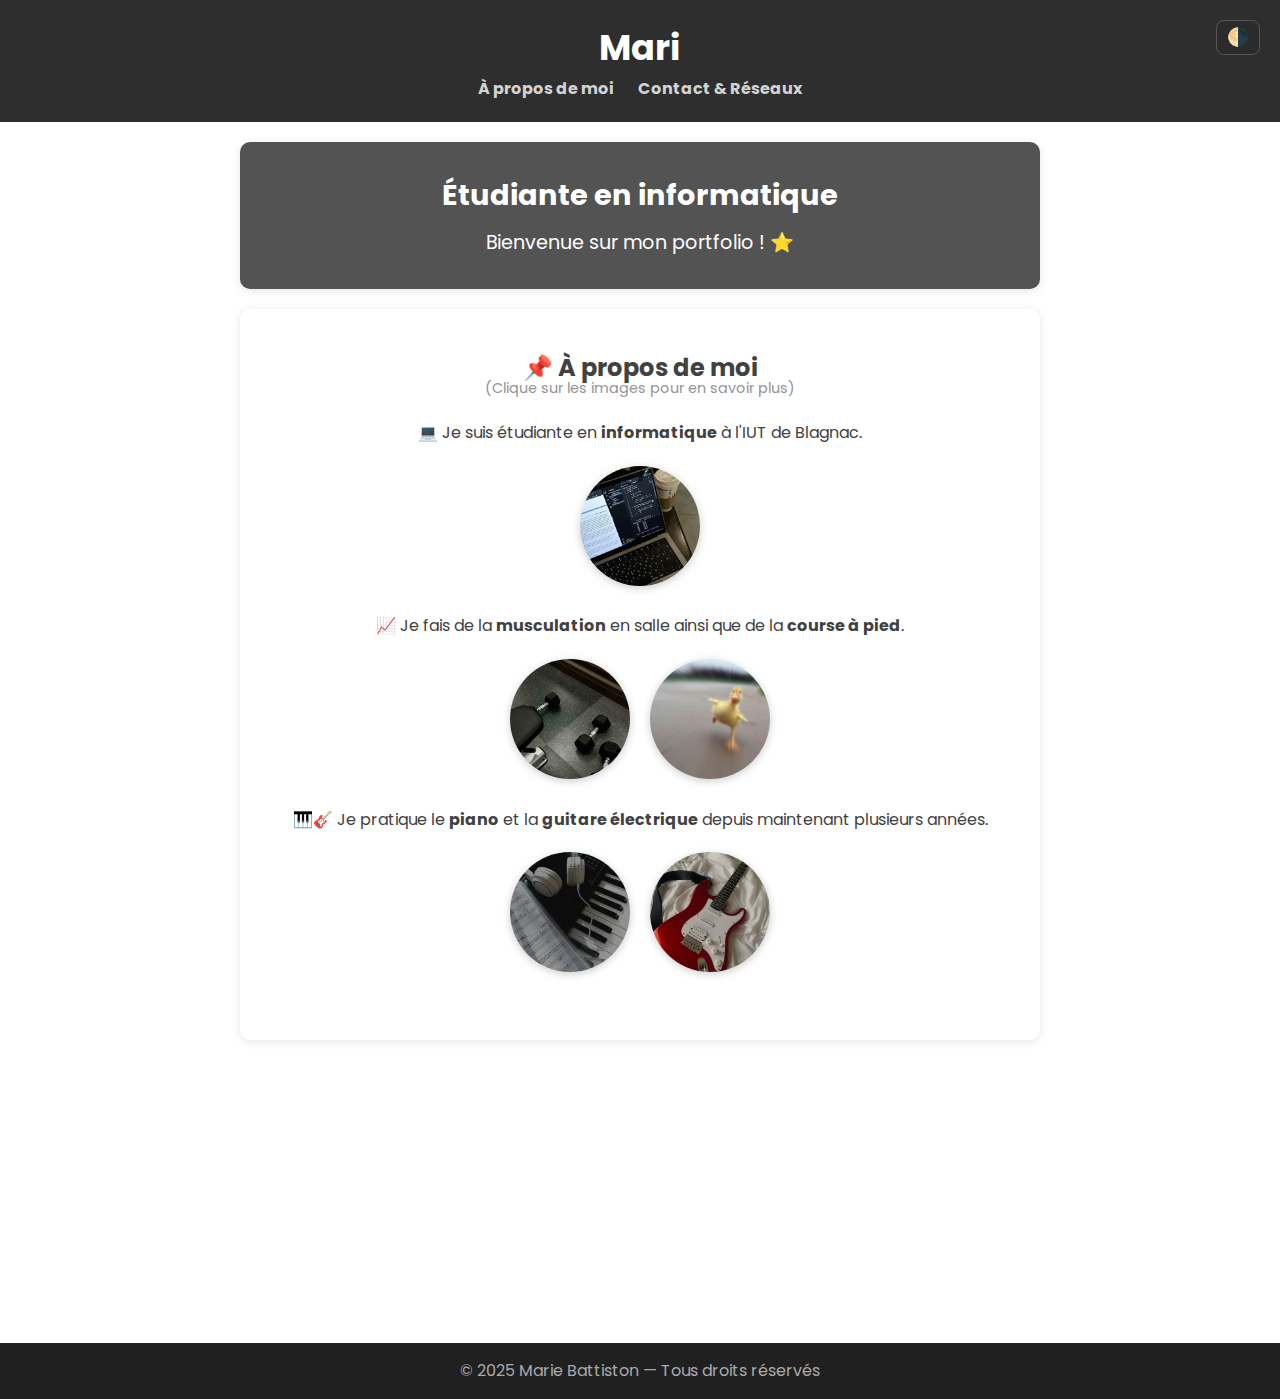
<file: index.html>
<!DOCTYPE html>
<html lang="fr">

<head>
  <meta charset="UTF-8">
  <meta name="viewport" content="width=device-width, initial-scale=1.0">

  <!-- Feuilles de style -->
  <link rel="stylesheet" href="styles.css">
  <link rel="stylesheet" href="https://cdnjs.cloudflare.com/ajax/libs/font-awesome/6.5.0/css/all.min.css">
  <link href="https://fonts.googleapis.com/css2?family=Poppins:wght@400;500;600&display=swap" rel="stylesheet">
  <link rel="icon" href="images/icone_html.ico">

  <title>Portfolio — Marie BATTISTON</title>
</head>

<body>

  <!-- ===================== BOUTON THÈME ===================== -->
  <button id="themeToggle" class="theme-btn">🌗</button>

  <!-- ===================== HEADER ===================== -->
  <header>
    <h1>Marie Battiston</h1>
    <nav>
      <a href="#about">À propos de moi</a>
      <a href="#contact">Contact & Réseaux</a>
    </nav>
  </header>

  <main>

    <!-- ===================== SECTION HERO ===================== -->
    <section id="hero">
      <h2>Étudiante en informatique</h2>
      <p>Bienvenue sur mon portfolio ! ⭐</p>
    </section>

    <!-- ===================== SECTION À PROPOS ===================== -->
    <section id="about">
      <h2>📌 À propos de moi</h2>
      <p class="click-info">(Clique sur les images pour en savoir plus)</p>

      <!-- ---- Informatique ---- -->
      <p>💻 Je suis étudiante en <b>informatique</b> à l'IUT de Blagnac.</p>
      <div class="illustration-container">
        <a href="informatique.html">
          <img src="images/code.jpeg" alt="Code" class="illustration">
        </a>
      </div>

      <!-- ---- Sport ---- -->
      <p>📈 Je fais de la <b>musculation</b> en salle ainsi que de la <b>course à pied</b>.</p>
      <div class="illustration-container">
        <a href="musculation.html">
          <img src="images/salle.jpeg" alt="Salle" class="illustration">
        </a>
        <a href="running.html">
          <img src="images/running.jpeg" alt="Running" class="illustration">
        </a>
      </div>

      <!-- ---- Musique ---- -->
      <p>🎹🎸 Je pratique le <b>piano</b> et la <b>guitare électrique</b> depuis maintenant plusieurs années.</p>
      <div class="illustration-container">
        <a href="piano.html">
          <img src="images/piano.jpeg" alt="Piano" class="illustration">
        </a>
        <a href="guitare.html">
          <img src="images/guitare.jpeg" alt="Guitare" class="illustration">
        </a>
      </div>
    </section>

    <!-- ===================== SECTION CONTACT ===================== -->
    <section id="contact">
      <h2>💬 Contact</h2>
      <p>Adresse mail : 
        <a href="mailto:marie.battiston1@gmail.com">marie.battiston1@gmail.com</a>
      </p>
      
      <h2>📱 Réseaux sociaux</h2>
      <div class="social-links">
        <p>
          <a href="https://www.instagram.com/marie.btst" target="_blank">
            <i class="fa-brands fa-instagram"></i> marie.btst
          </a>
        </p>

        <p>
          <a href="https://discord.com/users/marie.btst" target="_blank">
            <i class="fa-brands fa-discord"></i> marie.btst
          </a>
        </p>
      </div>
    </section>

  </main>

  <!-- ===================== FOOTER ===================== -->
  <footer>
    <p>© 2025 Marie Battiston — Tous droits réservés</p>
  </footer>

  <!-- ===================== BOUTON SCROLL TOP ===================== -->
  <button id="scrollTopBtn" title="Remonter en haut">↑</button>

  <!-- ===================== SCRIPT ===================== -->
  <script src="script.js"></script>

</body>
</html>
</file>
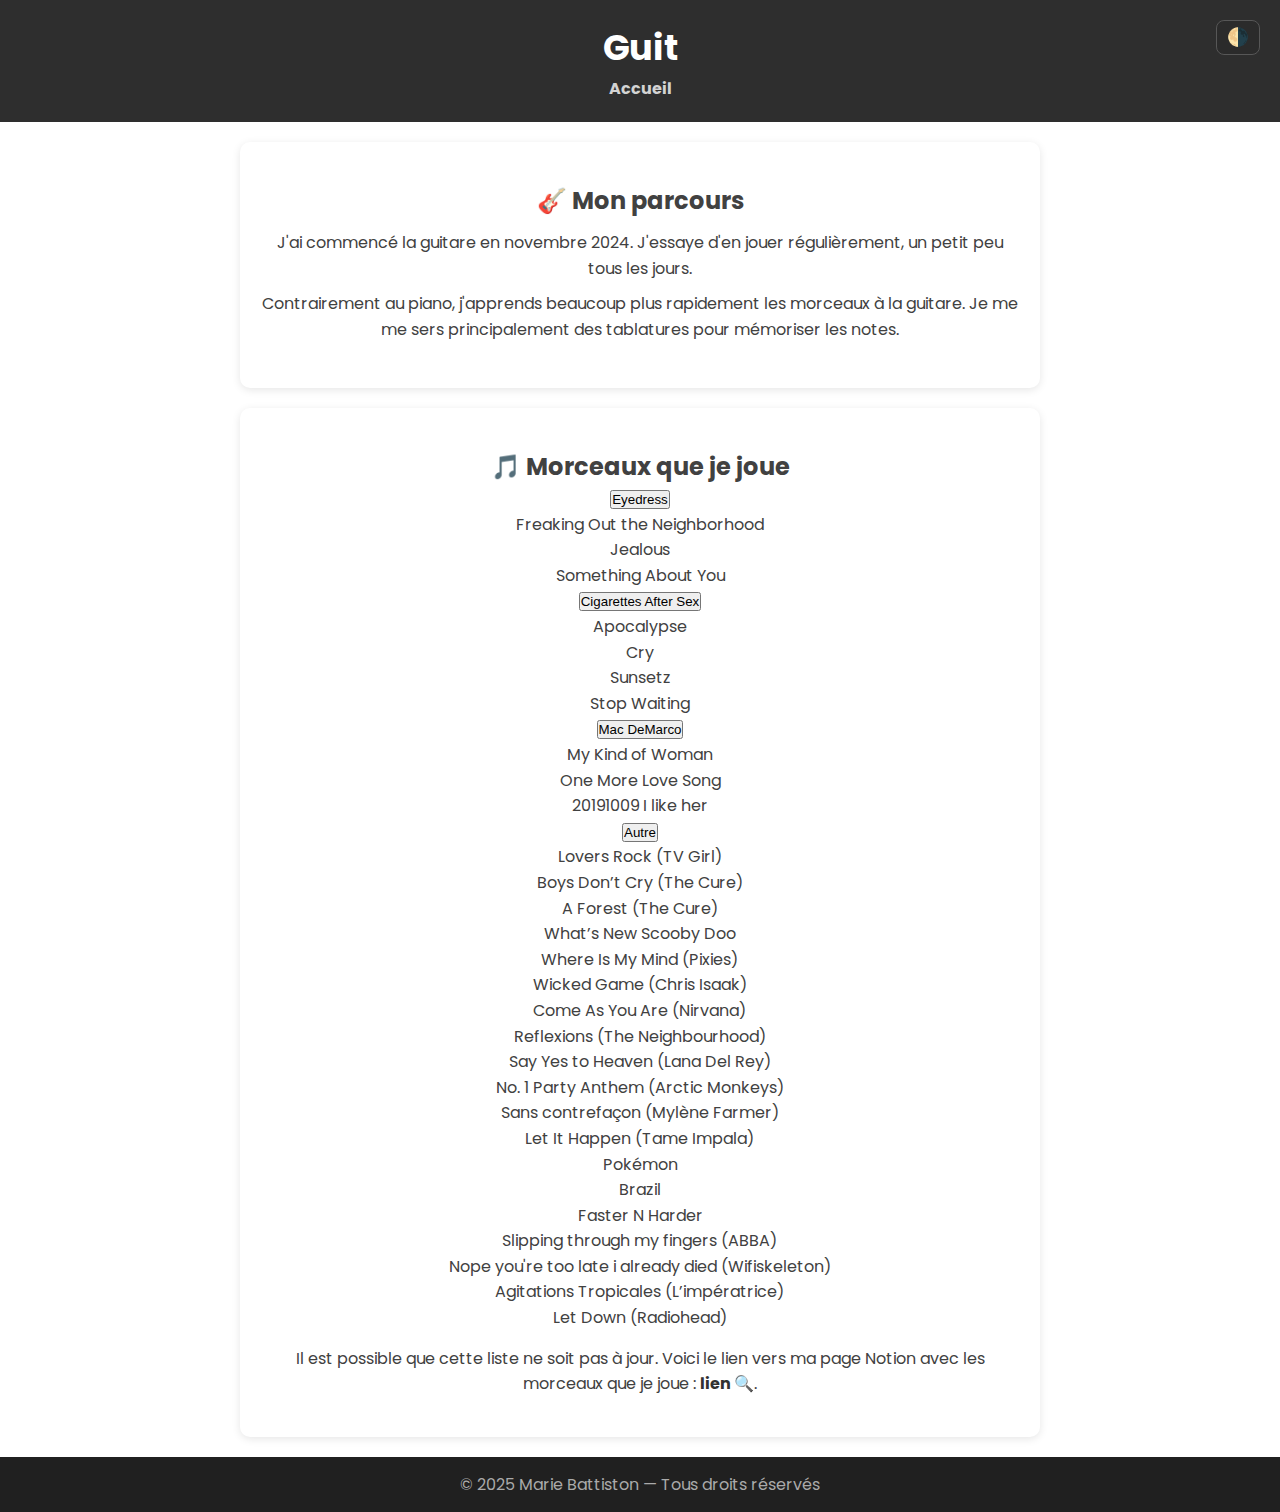
<file: guitare.html>
<!DOCTYPE html>
<html lang="fr">

<head>
  <meta charset="UTF-8">
  <meta name="viewport" content="width=device-width, initial-scale=1.0">

  <!-- Feuilles de style -->
  <link rel="stylesheet" href="styles.css">
  <link rel="stylesheet" href="https://cdnjs.cloudflare.com/ajax/libs/font-awesome/6.5.0/css/all.min.css">
  <link href="https://fonts.googleapis.com/css2?family=Poppins:wght@400;500;600&display=swap" rel="stylesheet">

  <title>Guitare — Marie Battiston</title>
</head>

<body>

  <!-- ===================== BOUTON THÈME ===================== -->
  <button id="themeToggle" class="theme-btn">🌗</button>

  <!-- ===================== HEADER ===================== -->
  <header>
    <h1>Guitare</h1>
    <nav>
      <a href="index.html">Accueil</a>
    </nav>
  </header>

  <main>

    <!-- ===================== SECTION PRÉSENTATION ===================== -->
    <section id="guitare">
      <h2>🎸 Mon parcours</h2>

      <p>
        J'ai commencé la guitare en novembre 2024. J'essaye d'en jouer régulièrement,
        un petit peu tous les jours.
      </p>

      <p>
        Contrairement au piano, j'apprends beaucoup plus rapidement les morceaux à la guitare.
        Je me me sers principalement des tablatures pour mémoriser les notes.
      </p>
    </section>

    <!-- ===================== SECTION MORCEAUX ===================== -->
    <section id="morceaux">
      <h2>🎵 Morceaux que je joue</h2>

      <!-- ---- Eyedress ---- -->
      <div class="accordion-item">
        <button class="accordion-btn">Eyedress</button>
        <div class="accordion-content">
          <div class="track">Freaking Out the Neighborhood</div>
          <div class="track">Jealous</div>
          <div class="track">Something About You</div>
        </div>
      </div>

      <!-- ---- Cigarettes After Sex ---- -->
      <div class="accordion-item">
        <button class="accordion-btn">Cigarettes After Sex</button>
        <div class="accordion-content">
          <div class="track">Apocalypse</div>
          <div class="track">Cry</div>
          <div class="track">Sunsetz</div>
          <div class="track">Stop Waiting</div>
        </div>
      </div>

      <!-- ---- Mac DeMarco ---- -->
      <div class="accordion-item">
        <button class="accordion-btn">Mac DeMarco</button>
        <div class="accordion-content">
          <div class="track">My Kind of Woman</div>
          <div class="track">One More Love Song</div>
          <div class="track">20191009 I like her</div>
        </div>
      </div>

      <!-- ---- Autres artistes ---- -->
      <div class="accordion-item">
        <button class="accordion-btn">Autre</button>
        <div class="accordion-content">
          <div class="track">Lovers Rock (TV Girl)</div>
      <div class="track">Boys Don’t Cry (The Cure)</div>
      <div class="track">A Forest (The Cure)</div>
      <div class="track">What’s New Scooby Doo</div>
      <div class="track">Where Is My Mind (Pixies)</div>
      <div class="track">Wicked Game (Chris Isaak)</div>
      <div class="track">Come As You Are (Nirvana)</div>
      <div class="track">Reflexions (The Neighbourhood)</div>
      <div class="track">Say Yes to Heaven (Lana Del Rey)</div>
      <div class="track">No. 1 Party Anthem (Arctic Monkeys)</div>
      <div class="track">Sans contrefaçon (Mylène Farmer)</div>
      <div class="track">Let It Happen (Tame Impala)</div>
      <div class="track">Pokémon</div>
      <div class="track">Brazil</div>
      <div class="track">Faster N Harder</div>
      <div class="track">Slipping through my fingers (ABBA)</div>
      <div class="track">Nope you're too late i already died (Wifiskeleton)</div>
      <div class="track">Agitations Tropicales (L’impératrice)</div>
          <div class="track">Let Down (Radiohead)</div>
        </div>
      </div>

      <!-- ---- Lien Notion ---- -->
      <div class="guitare-notion">
        Il est possible que cette liste ne soit pas à jour.
        Voici le lien vers ma page Notion avec les morceaux que je joue :
        <a href="https://www.notion.so/guitare-18bd612be5a380c68f7fd39184625f7a?source=copy_link" target="_blank">lien 🔍</a>.
      </div>

    </section>

  </main>

  <!-- ===================== FOOTER ===================== -->
  <footer>
    <p>© 2025 Marie Battiston — Tous droits réservés</p>
  </footer>

  <!-- ===================== SCROLL TOP ===================== -->
  <button id="scrollTopBtn" title="Remonter en haut">↑</button>

  <!-- ===================== SCRIPT ===================== -->
  <script src="script.js"></script>

</body>
</html>
</file>
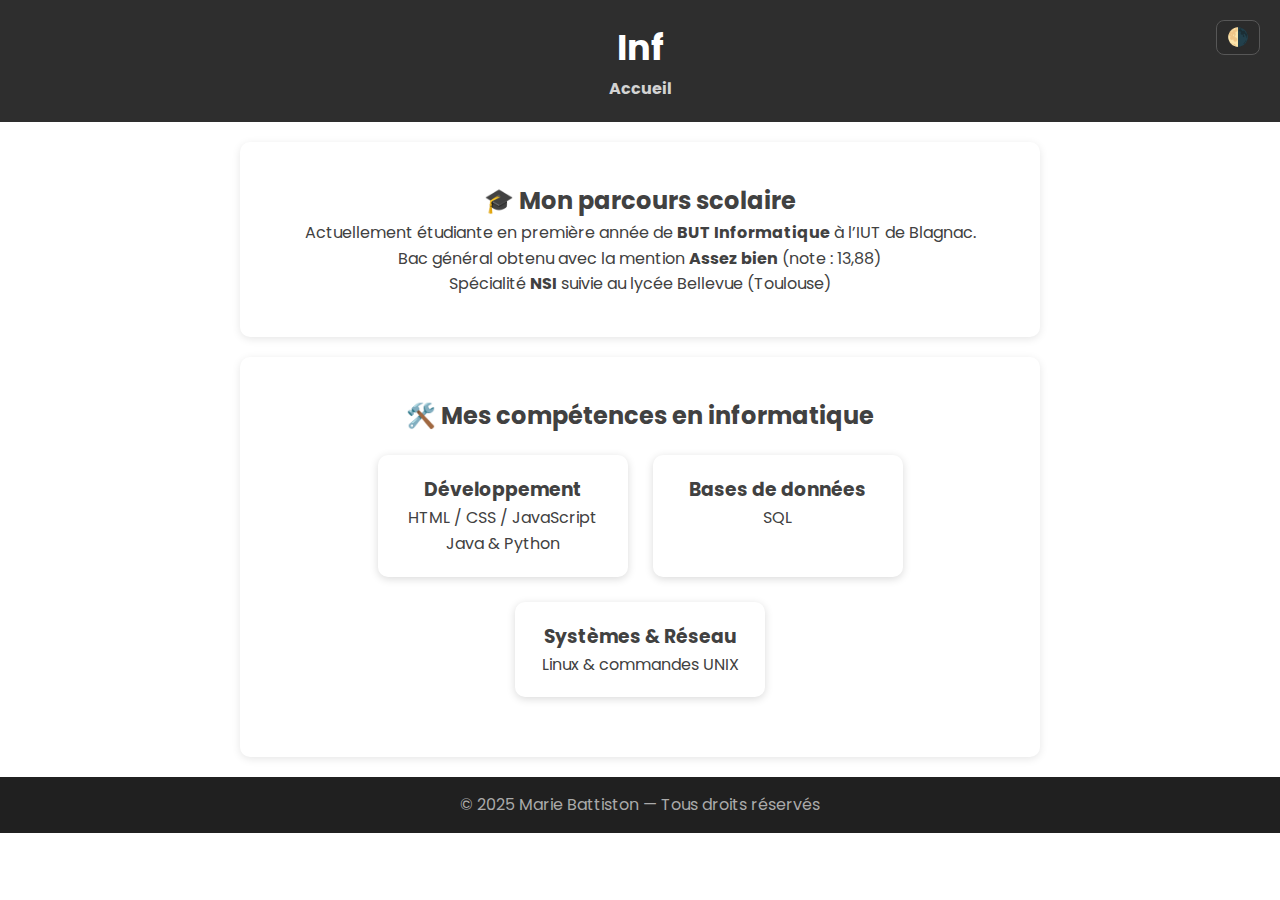
<file: informatique.html>
<!DOCTYPE html>
<html lang="fr">

<head>
  <meta charset="UTF-8">
  <meta name="viewport" content="width=device-width, initial-scale=1.0">

  <!-- Feuilles de style -->
  <link rel="stylesheet" href="styles.css">
  <link rel="stylesheet" href="https://cdnjs.cloudflare.com/ajax/libs/font-awesome/6.5.0/css/all.min.css">
  <link href="https://fonts.googleapis.com/css2?family=Poppins:wght@400;500;600&display=swap" rel="stylesheet">

  <title>Mon parcours — Marie Battiston</title>
</head>

<body>

  <!-- ===================== BOUTON THÈME ===================== -->
  <button id="themeToggle" class="theme-btn">🌗</button>

  <!-- ===================== HEADER ===================== -->
  <header>
    <h1>Informatique</h1>
    <nav>
      <a href="index.html">Accueil</a>
    </nav>
  </header>

  <main>

    <!-- ===================== SECTION PARCOURS SCOLAIRE ===================== -->
    <section id="parcours">
      <h2>🎓 Mon parcours scolaire</h2>

      <p>
        Actuellement étudiante en première année de
        <b>BUT Informatique</b> à l’IUT de Blagnac.
      </p>

      <p>
        Bac général obtenu avec la mention <b>Assez bien</b> (note : 13,88)
      </p>

      <p>
        Spécialité <b>NSI</b> suivie au lycée Bellevue (Toulouse)
      </p>
    </section>

    <!-- ===================== SECTION COMPÉTENCES ===================== -->
    <section id="competences">
      <h2>🛠️ Mes compétences en informatique</h2>

      <div class="skills-list">

        <!-- Développement -->
        <div class="skill-card">
          <h3>Développement</h3>
          <ul>
            HTML / CSS / JavaScript
            Java & Python
          </ul>
        </div>

        <!-- BDD -->
        <div class="skill-card">
          <h3>Bases de données</h3>
          <ul>
            SQL
          </ul>
        </div>

        <!-- Systèmes -->
        <div class="skill-card">
          <h3>Systèmes & Réseau</h3>
          <ul>
            Linux & commandes UNIX
          </ul>
        </div>

      </div>
    </section>

  </main>

  <!-- ===================== FOOTER ===================== -->
  <footer>
    <p>© 2025 Marie Battiston — Tous droits réservés</p>
  </footer>

  <!-- ===================== BOUTON SCROLL TOP ===================== -->
  <button id="scrollTopBtn" title="Remonter en haut">↑</button>

  <!-- ===================== SCRIPT ===================== -->
  <script src="script.js"></script>

</body>
</html>
</file>
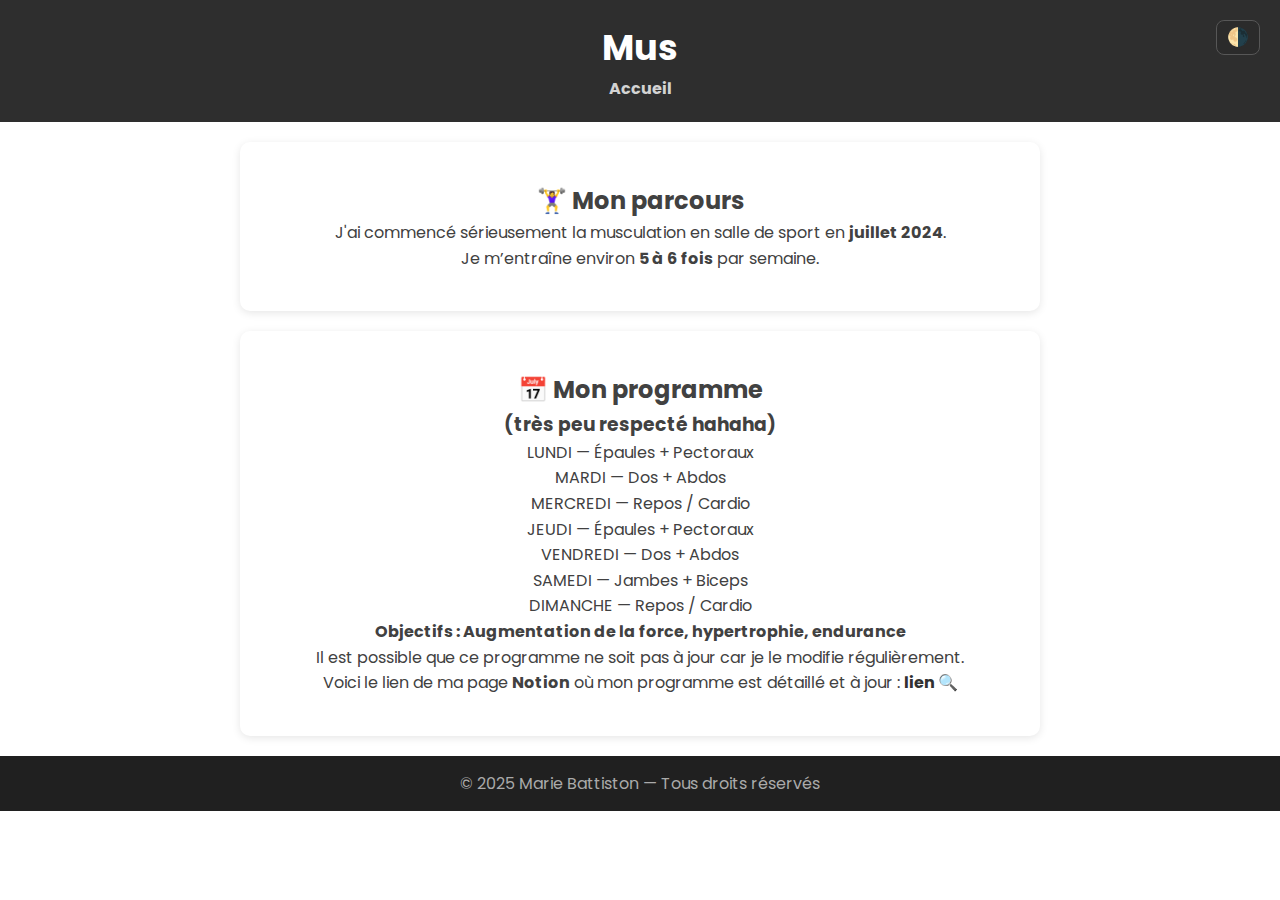
<file: musculation.html>
<!DOCTYPE html>
<html lang="fr">

<head>
  <meta charset="UTF-8">
  <meta name="viewport" content="width=device-width, initial-scale=1.0">

  <!-- Feuilles de style -->
  <link rel="stylesheet" href="styles.css">
  <link rel="stylesheet" href="https://cdnjs.cloudflare.com/ajax/libs/font-awesome/6.5.0/css/all.min.css">
  <link href="https://fonts.googleapis.com/css2?family=Poppins:wght@400;500;600&display=swap" rel="stylesheet">
  <link rel="icon" href="images/icone_index.ico">

  <title>Musculation — Marie Battiston</title>
</head>

<body>

  <!-- ===================== BOUTON THÈME ===================== -->
  <button id="themeToggle" class="theme-btn">🌗</button>

  <!-- ===================== HEADER ===================== -->
  <header>
    <h1>Musculation</h1>
    <nav>
      <a href="index.html">Accueil</a>
    </nav>
  </header>

  <main>

    <!-- ===================== PARCOURS MUSCULATION ===================== -->
    <section id="parcours">
      <h2>🏋️‍♀️ Mon parcours</h2>

      <p>
        J'ai commencé sérieusement la musculation en salle de sport en
        <b>juillet 2024</b>.
      </p>

      <p>
        Je m’entraîne environ <b>5 à 6 fois</b> par semaine.
      </p>
    </section>

    <!-- ===================== PROGRAMME ===================== -->
    <section id="programme">
      <h2>📅 Mon programme</h2>
      <h3>(très peu respecté hahaha)</h3>

      <p>LUNDI — Épaules + Pectoraux</p>
      <p>MARDI — Dos + Abdos</p>
      <p>MERCREDI — Repos / Cardio</p>
      <p>JEUDI — Épaules + Pectoraux</p>
      <p>VENDREDI — Dos + Abdos</p>
      <p>SAMEDI — Jambes + Biceps</p>
      <p>DIMANCHE — Repos / Cardio</p>

      <p><b>Objectifs : Augmentation de la force, hypertrophie, endurance</b></p>

      <p>
        Il est possible que ce programme ne soit pas à jour car je le modifie régulièrement.
      </p>

      <p>
        Voici le lien de ma page <b>Notion</b> où mon programme est détaillé et à jour :
        <a href="https://www.notion.so/salle-241d612be5a380f6a8c0d33926e885bb?source=copy_link" target="_blank">
          lien 🔍
        </a>
      </p>

    </section>

  </main>

  <!-- ===================== FOOTER ===================== -->
  <footer>
    <p>© 2025 Marie Battiston — Tous droits réservés</p>
  </footer>

  <!-- ===================== BOUTON SCROLL TOP ===================== -->
  <button id="scrollTopBtn" title="Remonter en haut">↑</button>

  <!-- ===================== SCRIPT ===================== -->
  <script src="script.js"></script>

</body>
</html>
</file>
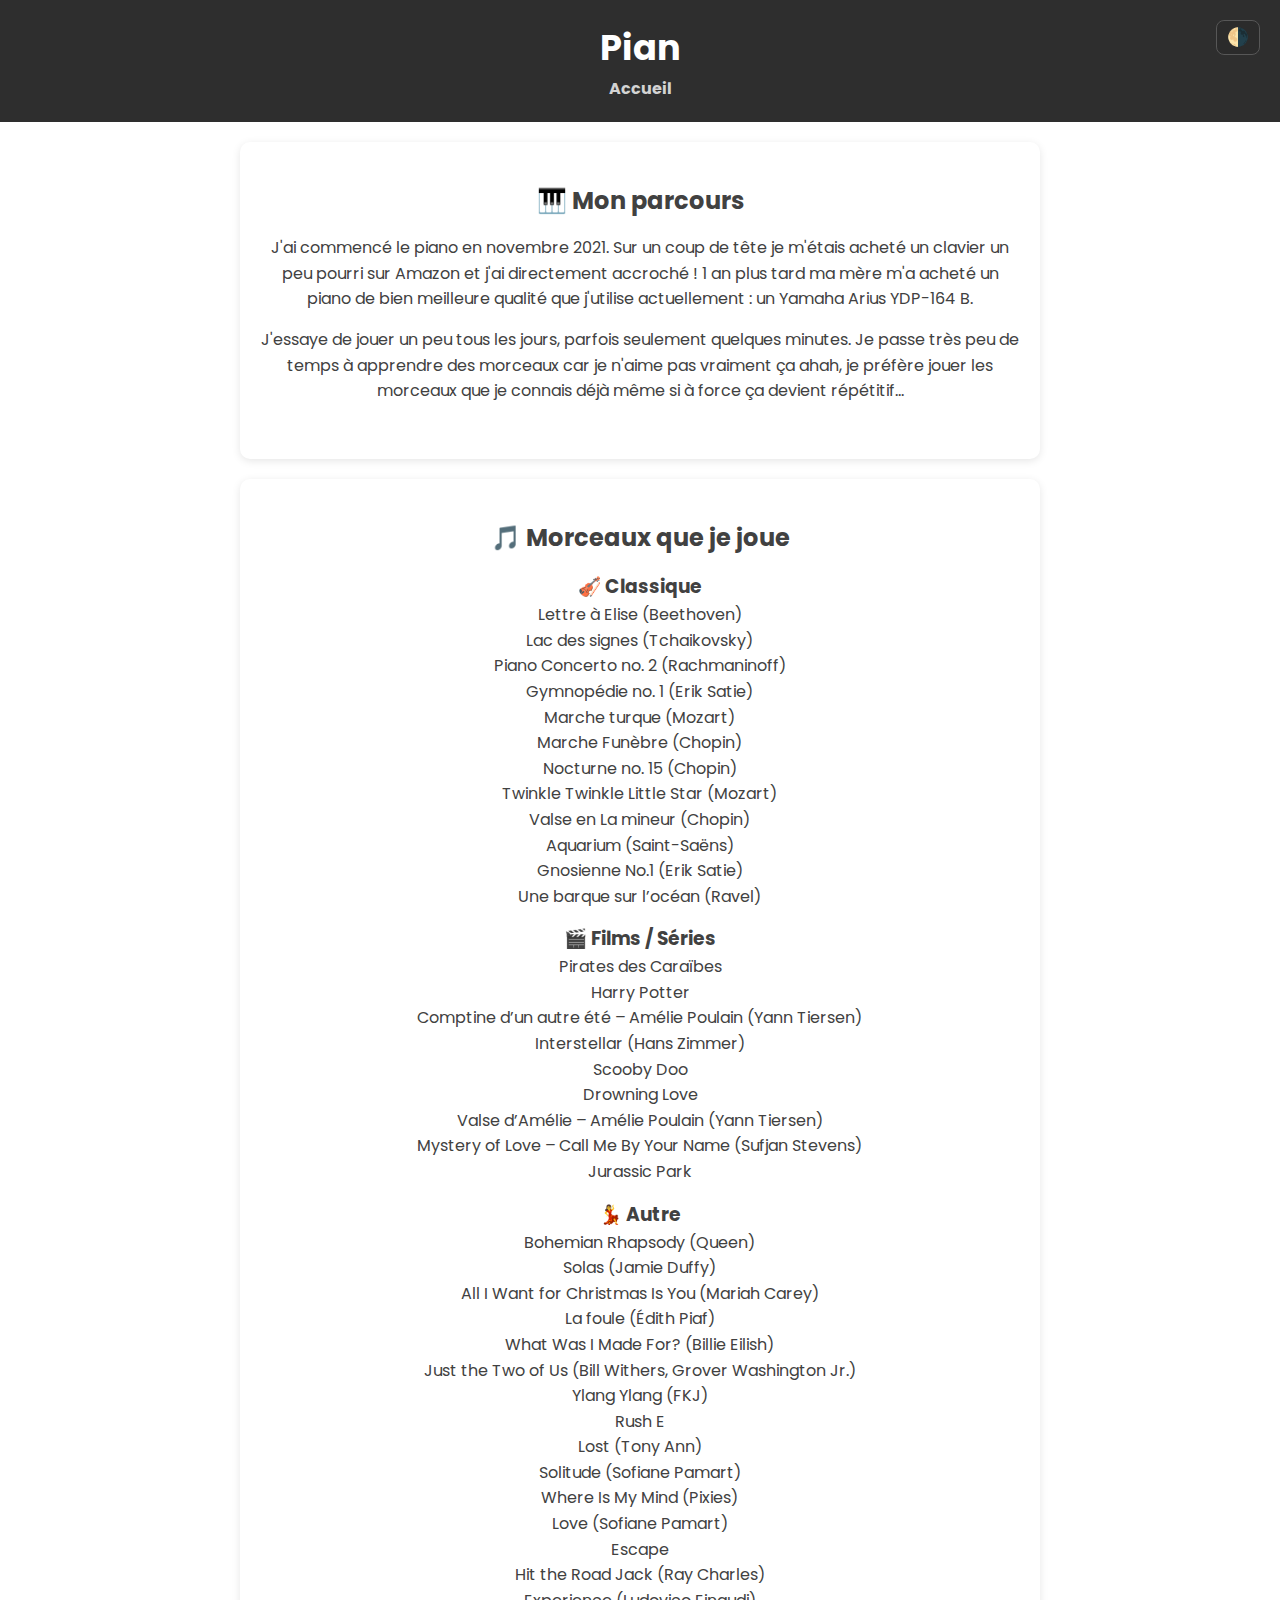
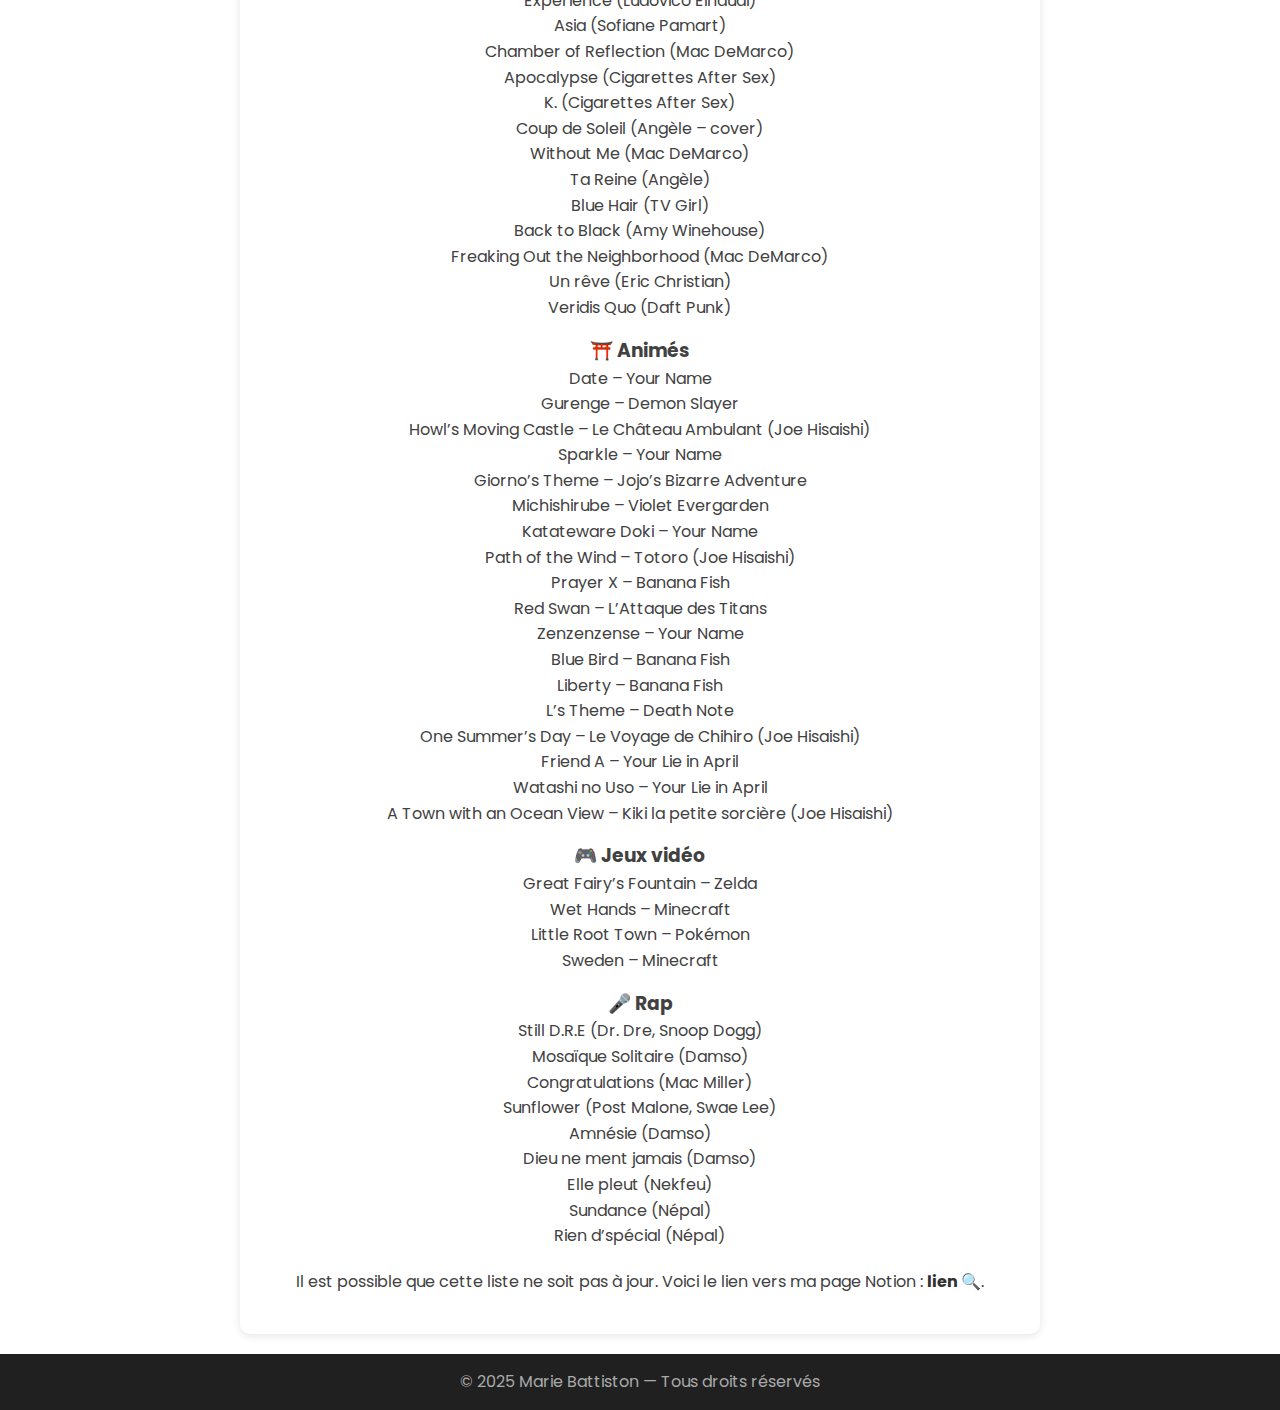
<file: piano.html>
<!DOCTYPE html>
<html lang="fr">
<head>
  <meta charset="UTF-8">
  <meta name="viewport" content="width=device-width, initial-scale=1.0">

  <!-- Feuilles de style -->
  <link rel="stylesheet" href="styles.css">
  <link rel="stylesheet" href="https://cdnjs.cloudflare.com/ajax/libs/font-awesome/6.5.0/css/all.min.css">
  <link href="https://fonts.googleapis.com/css2?family=Poppins:wght@400;500;600&display=swap" rel="stylesheet">

  <title>Piano — Marie Battiston</title>
</head>

<body>

  <!-- Bouton Thème sombre -->
  <button id="themeToggle" class="theme-btn">🌗</button>

  <!-- ================= HEADER ================= -->
  <header>
    <h1>Piano</h1>
    <nav>
      <a href="index.html">Accueil</a>
    </nav>
  </header>

  <main>

    <!-- ================= SECTION : Présentation ================= -->
    <section id="piano">
      <h2>🎹 Mon parcours</h2>
      <p>
        J'ai commencé le piano en novembre 2021. Sur un coup de tête je m'étais acheté un clavier un peu pourri sur Amazon et 
        j'ai directement accroché ! 1 an plus tard ma mère m'a acheté un piano de bien meilleure qualité que j'utilise actuellement :
        un Yamaha Arius YDP-164 B.
      </p>
      <p>
        J'essaye de jouer un peu tous les jours, parfois seulement quelques minutes. Je passe très peu de temps à apprendre des 
        morceaux car je n'aime pas vraiment ça ahah, je préfère jouer les morceaux que je connais déjà même si à force ça devient répétitif...
      </p>
    </section>

    <!-- ================= SECTION : Morceaux ================= -->
    <section id="morceaux">
      <h2>🎵 Morceaux que je joue</h2>

      <!-- ----- Classique ----- -->
      <h3>🎻 Classique</h3>
      <div class="track">Lettre à Elise (Beethoven)</div>
      <div class="track">Lac des signes (Tchaikovsky)</div>
      <div class="track">Piano Concerto no. 2 (Rachmaninoff)</div>
      <div class="track">Gymnopédie no. 1 (Erik Satie)</div>
      <div class="track">Marche turque (Mozart)</div>
      <div class="track">Marche Funèbre (Chopin)</div>
      <div class="track">Nocturne no. 15 (Chopin)</div>
      <div class="track">Twinkle Twinkle Little Star (Mozart)</div>
      <div class="track">Valse en La mineur (Chopin)</div>
      <div class="track">Aquarium (Saint-Saëns)</div>
      <div class="track">Gnosienne No.1 (Erik Satie)</div>
      <div class="track">Une barque sur l’océan (Ravel)</div>

      <!-- ----- Films / Séries ----- -->
      <h3>🎬 Films / Séries</h3>
      <div class="track">Pirates des Caraïbes</div>
      <div class="track">Harry Potter</div>
      <div class="track">Comptine d’un autre été – Amélie Poulain (Yann Tiersen)</div>
      <div class="track">Interstellar (Hans Zimmer)</div>
      <div class="track">Scooby Doo</div>
      <div class="track">Drowning Love</div>
      <div class="track">Valse d’Amélie – Amélie Poulain (Yann Tiersen)</div>
      <div class="track">Mystery of Love – Call Me By Your Name (Sufjan Stevens)</div>
      <div class="track">Jurassic Park</div>

      <!-- ----- Autre ----- -->
      <h3>💃 Autre</h3>
      <div class="track">Bohemian Rhapsody (Queen)</div>
      <div class="track">Solas (Jamie Duffy)</div>
      <div class="track">All I Want for Christmas Is You (Mariah Carey)</div>
      <div class="track">La foule (Édith Piaf)</div>
      <div class="track">What Was I Made For? (Billie Eilish)</div>
      <div class="track">Just the Two of Us (Bill Withers, Grover Washington Jr.)</div>
      <div class="track">Ylang Ylang (FKJ)</div>
      <div class="track">Rush E</div>
      <div class="track">Lost (Tony Ann)</div>
      <div class="track">Solitude (Sofiane Pamart)</div>
      <div class="track">Where Is My Mind (Pixies)</div>
      <div class="track">Love (Sofiane Pamart)</div>
      <div class="track">Escape</div>
      <div class="track">Hit the Road Jack (Ray Charles)</div>
      <div class="track">Experience (Ludovico Einaudi)</div>
      <div class="track">Asia (Sofiane Pamart)</div>
      <div class="track">Chamber of Reflection (Mac DeMarco)</div>
      <div class="track">Apocalypse (Cigarettes After Sex)</div>
      <div class="track">K. (Cigarettes After Sex)</div>
      <div class="track">Coup de Soleil (Angèle – cover)</div>
      <div class="track">Without Me (Mac DeMarco)</div>
      <div class="track">Ta Reine (Angèle)</div>
      <div class="track">Blue Hair (TV Girl)</div>
      <div class="track">Back to Black (Amy Winehouse)</div>
      <div class="track">Freaking Out the Neighborhood (Mac DeMarco)</div>
      <div class="track">Un rêve (Eric Christian)</div>
      <div class="track">Veridis Quo (Daft Punk)</div>

      <!-- ----- Animés ----- -->
      <h3>⛩️ Animés</h3>
      <div class="track">Date – Your Name</div>
      <div class="track">Gurenge – Demon Slayer</div>
      <div class="track">Howl’s Moving Castle – Le Château Ambulant (Joe Hisaishi)</div>
      <div class="track">Sparkle – Your Name</div>
      <div class="track">Giorno’s Theme – Jojo’s Bizarre Adventure</div>
      <div class="track">Michishirube – Violet Evergarden</div>
      <div class="track">Katateware Doki – Your Name</div>
      <div class="track">Path of the Wind – Totoro (Joe Hisaishi)</div>
      <div class="track">Prayer X – Banana Fish</div>
      <div class="track">Red Swan – L’Attaque des Titans</div>
      <div class="track">Zenzenzense – Your Name</div>
      <div class="track">Blue Bird – Banana Fish</div>
      <div class="track">Liberty – Banana Fish</div>
      <div class="track">L’s Theme – Death Note</div>
      <div class="track">One Summer’s Day – Le Voyage de Chihiro (Joe Hisaishi)</div>
      <div class="track">Friend A – Your Lie in April</div>
      <div class="track">Watashi no Uso – Your Lie in April</div>
      <div class="track">A Town with an Ocean View – Kiki la petite sorcière (Joe Hisaishi)</div>

      <!-- ----- Jeux vidéo ----- -->
      <h3>🎮 Jeux vidéo</h3>
      <div class="track">Great Fairy’s Fountain – Zelda</div>
      <div class="track">Wet Hands – Minecraft</div>
      <div class="track">Little Root Town – Pokémon</div>
      <div class="track">Sweden – Minecraft</div>

      <!-- ----- Rap ----- -->
      <h3>🎤 Rap</h3>
      <div class="track">Still D.R.E (Dr. Dre, Snoop Dogg)</div>
      <div class="track">Mosaïque Solitaire (Damso)</div>
      <div class="track">Congratulations (Mac Miller)</div>
      <div class="track">Sunflower (Post Malone, Swae Lee)</div>
      <div class="track">Amnésie (Damso)</div>
      <div class="track">Dieu ne ment jamais (Damso)</div>
      <div class="track">Elle pleut (Nekfeu)</div>
      <div class="track">Sundance (Népal)</div>
      <div class="track">Rien d’spécial (Népal)</div>

      <!-- Lien Notion -->
      <div class="piano-notion">
        Il est possible que cette liste ne soit pas à jour. Voici le lien vers ma page Notion :
        <a href="https://www.notion.so/piano-18bd612be5a380fcbec6d1260874c616?source=copy_link" target="_blank">lien 🔍</a>.
      </div>

    </section>
  </main>

  <!-- ================= FOOTER ================= -->
  <footer>
    <p>© 2025 Marie Battiston — Tous droits réservés</p>
  </footer>

  <!-- Bouton scroll top -->
  <button id="scrollTopBtn" title="Remonter en haut">↑</button>

  <!-- Script JS -->
  <script src="script.js"></script>

</body>
</html>
</file>
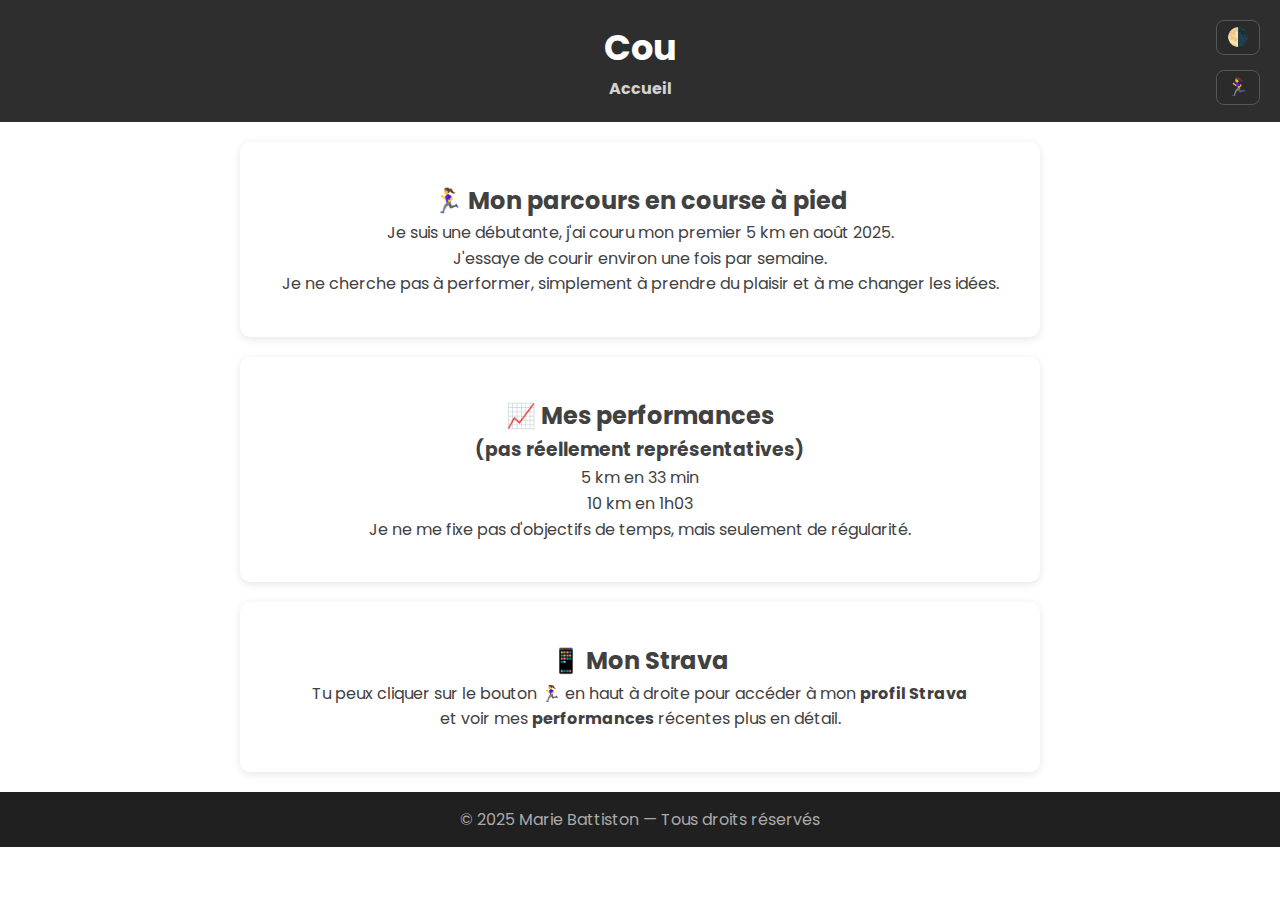
<file: running.html>
<!DOCTYPE html>
<html lang="fr">
<head>
  <meta charset="UTF-8">
  <meta name="viewport" content="width=device-width, initial-scale=1.0">

  <!-- Styles -->
  <link rel="stylesheet" href="styles.css">
  <link rel="stylesheet" href="https://cdnjs.cloudflare.com/ajax/libs/font-awesome/6.5.0/css/all.min.css">
  <link href="https://fonts.googleapis.com/css2?family=Poppins:wght@400;500;600&display=swap" rel="stylesheet">

  <title>Course à pied — Marie Battiston</title>
</head>

<body>

  <!-- ================= BOUTONS FLOTTANTS ================= -->
  <button id="themeToggle" class="theme-btn">🌗</button>
  <button id="stravaBtn" class="theme-btn">🏃‍♀️</button>

  <!-- ================= HEADER ================= -->
  <header>
    <h1>Course à pied</h1>
    <nav>
      <a href="index.html">Accueil</a>
    </nav>
  </header>

  <!-- ================= MAIN ================= -->
  <main>

    <!-- ===== Parcours ===== -->
    <section id="parcours">
      <h2>🏃‍♀️ Mon parcours en course à pied</h2>
      <p>Je suis une débutante, j'ai couru mon premier 5 km en août 2025.</p>
      <p>J'essaye de courir environ une fois par semaine.</p>
      <p>Je ne cherche pas à performer, simplement à prendre du plaisir et à me changer les idées.</p>
    </section>

    <!-- ===== Performances ===== -->
    <section id="performances">
      <h2>📈 Mes performances</h2>
      <h3>(pas réellement représentatives)</h3>
      <p>5 km en 33 min</p>
      <p>10 km en 1h03</p>
      <p>Je ne me fixe pas d'objectifs de temps, mais seulement de régularité.</p>
    </section>

    <!-- ===== Strava ===== -->
    <section id="strava">
      <h2>📱 Mon Strava</h2>
      <p>Tu peux cliquer sur le bouton 🏃‍♀️ en haut à droite pour accéder à mon <b>profil Strava</b></p>
      <p>et voir mes <b>performances</b> récentes plus en détail.</p>
    </section>

  </main>

  <!-- ================= FOOTER ================= -->
  <footer>
    <p>© 2025 Marie Battiston — Tous droits réservés</p>
  </footer>

  <!-- Bouton scroll top -->
  <button id="scrollTopBtn" title="Remonter en haut">↑</button>

  <!-- ================= SCRIPTS ================= -->
  <script src="script.js"></script>

  <script>
    // Bouton Strava flottant
    const stravaBtn = document.getElementById("stravaBtn");
    stravaBtn.addEventListener("click", () => {
      window.open("https://www.strava.com/athletes/154194099", "_blank");
    });
  </script>

</body>
</html>
</file>
<file: styles.css>
/* ========== RESET & GLOBAL ========== */
* {
  margin: 0;
  padding: 0;
  box-sizing: border-box;
}

body {
  font-family: 'Poppins', sans-serif;
  line-height: 1.6;
  background-color: #ffffff;
  color: #414141;
  opacity: 0; /* fondu au chargement */
  transition: opacity 1.5s ease-out, background-color 1s ease, color 1s ease;
}

body.loaded {
  opacity: 1;
}

/* ================== DARK MODE ================== */
body.dark {
  color: #e0e0e0;
  background-color: #202020;
}

body.dark #hero,
body.dark #contact,
body.dark header,
body.dark section,
body.dark .skill-card {
  background-color: #2c2c2c;
  color: #ffffff;
}

body.dark #contact a,
body.dark .social-links i,
body.dark .social-links a,
body.dark #programme a {
  color: #ffffff;
}

body.dark footer {
  background-color: #111;
  color: #ccc;
}

body.dark #morceaux a {
  color: #ffffff;
}

/* ================== HEADER ================== */
header {
  background-color: #2e2e2e;
  color: white;
  padding: 20px 0;
  text-align: center;
}

header h1 {
  font-size: 2.2rem;
}

nav a {
  color: #d3d3d3;
  text-decoration: none;
  margin: 0 10px;
  font-weight: bold;
}

nav a:hover {
  color: #cfcfcf;
  text-decoration: underline;
}

/* ================== HERO ================== */
#hero {
  text-align: center;
  padding: 30px 20px;
  background-color: #535353;
  color: white;
}

#hero h2 {
  font-size: 1.8rem;
  margin-bottom: 10px;
}

#hero p {
  font-size: 1.2rem;
}

/* ================== SECTIONS GÉNÉRALES ================== */
section {
  background-color: white;
  padding: 40px 20px;
  max-width: 800px;
  margin: 20px auto;
  border-radius: 10px;
  text-align: center;
  box-shadow: 0 2px 8px rgba(0,0,0,0.1);
  transition: background-color 1s ease, color 1s ease;
}

/* Click info */
.click-info {
  text-align: center;
  font-size: 0.9rem;
  color: #666;
  margin-top: -10px;
  margin-bottom: 20px;
  opacity: 0.7;
  animation: pulse 2.2s infinite ease-in-out;
}

body.dark .click-info {
  color: #ccc;
}

@keyframes pulse {
  0% { opacity: 0.6; }
  50% { opacity: 1; }
  100% { opacity: 0.6; }
}

/* Illustrations */
.illustration-container {
  display: flex;
  justify-content: center;
  gap: 20px;
  flex-wrap: wrap;
  margin: 20px 0;
}

.illustration {
  width: 120px;
  height: 120px;
  border-radius: 50%;
  object-fit: cover;
  box-shadow: 0 2px 8px rgba(0,0,0,0.2);
  cursor: pointer;
}

/* ================== COMPÉTENCES ================== */
.skills-list {
  display: flex;
  flex-wrap: wrap;
  justify-content: center;
  gap: 25px;
  padding: 20px;
}

.skill-card {
  background-color: #ffffff;
  padding: 20px;
  border-radius: 10px;
  width: 250px;
  box-shadow: 0 2px 8px rgba(0,0,0,0.15);
  text-align: center;
  transition: background-color 1s ease, color 1s ease;
}

/* ================== CONTACT ================== */
#contact {
  text-align: center;
  background-color: #535353;
  color: white;
}

#contact a {
  color: #ffffff;
  text-decoration: none;
  font-weight: bold;
}

#contact a:hover {
  text-decoration: underline;
  color: #e0e0e0;
}

#contact h2 {
  padding-top: 15px;
}

/* ================== FOOTER ================== */
footer {
  background-color: #202020;
  color: #aaa;
  text-align: center;
  padding: 15px;
}

/* ================== BOUTON SCROLL-TOP ================== */
#scrollTopBtn {
  display: none;
  position: fixed;
  bottom: 30px;
  right: 30px;
  background-color: #202672;
  color: white;
  border: none;
  border-radius: 50%;
  width: 45px;
  height: 45px;
  font-size: 1.5rem;
  cursor: pointer;
  box-shadow: 0 2px 8px rgba(0,0,0,0.3);
  transition: background-color 0.5s, transform 0.5s;
}

#scrollTopBtn:hover {
  background-color: #818181;
  transform: scale(1.1);
}

/* ================== BOUTONS THEME ET STRAVA ================== */
.theme-btn,
#stravaBtn {
  position: absolute;
  right: 20px;
  padding: 6px 10px;
  background: rgba(36,36,36,0.35);
  border: 1px solid #575757;
  border-radius: 8px;
  font-size: 1.1rem;
  cursor: pointer;
  backdrop-filter: blur(4px);
  transition: transform 0.3s, background 0.3s;
}

.theme-btn {
  top: 20px;
}

#stravaBtn {
  top: 70px; /* décale sous le bouton dark mode */
}

.theme-btn:hover,
#stravaBtn:hover {
  background: rgba(0,0,0,0.2);
  transform: scale(1.05);
}

/* ================== PROGRAMME MUSCU ================== */
#programme a {
  color: #313131;
  text-decoration: none;
  font-weight: bold;
}

#programme a:hover {
  text-decoration: underline;
}

/* ================== PIANO ================== */
#piano p { margin-bottom: 15px; }
#piano h2 { margin-bottom: 15px; }
#morceaux h3 { margin-top: 15px; }

.piano-notion {
  margin-top: 20px;
  text-align: center;
}

.piano-notion a {
  color: #313131;
  text-decoration: none;
  font-weight: bold;
}

.piano-notion a:hover {
  text-decoration: underline;
}

/* ================== GUITARE ================== */
#guitare p { margin-bottom: 10px; }
#guitare p:last-of-type { margin-bottom: 5px; }
#guitare h2 { margin-bottom: 10px; }
.guitare-notion {
  margin-top: 15px;
  text-align: center;
}

.guitare-notion a {
  color: #313131;
  text-decoration: none;
  font-weight: bold;
}

.guitare-notion a:hover {
  text-decoration: underline;
}
</file>
